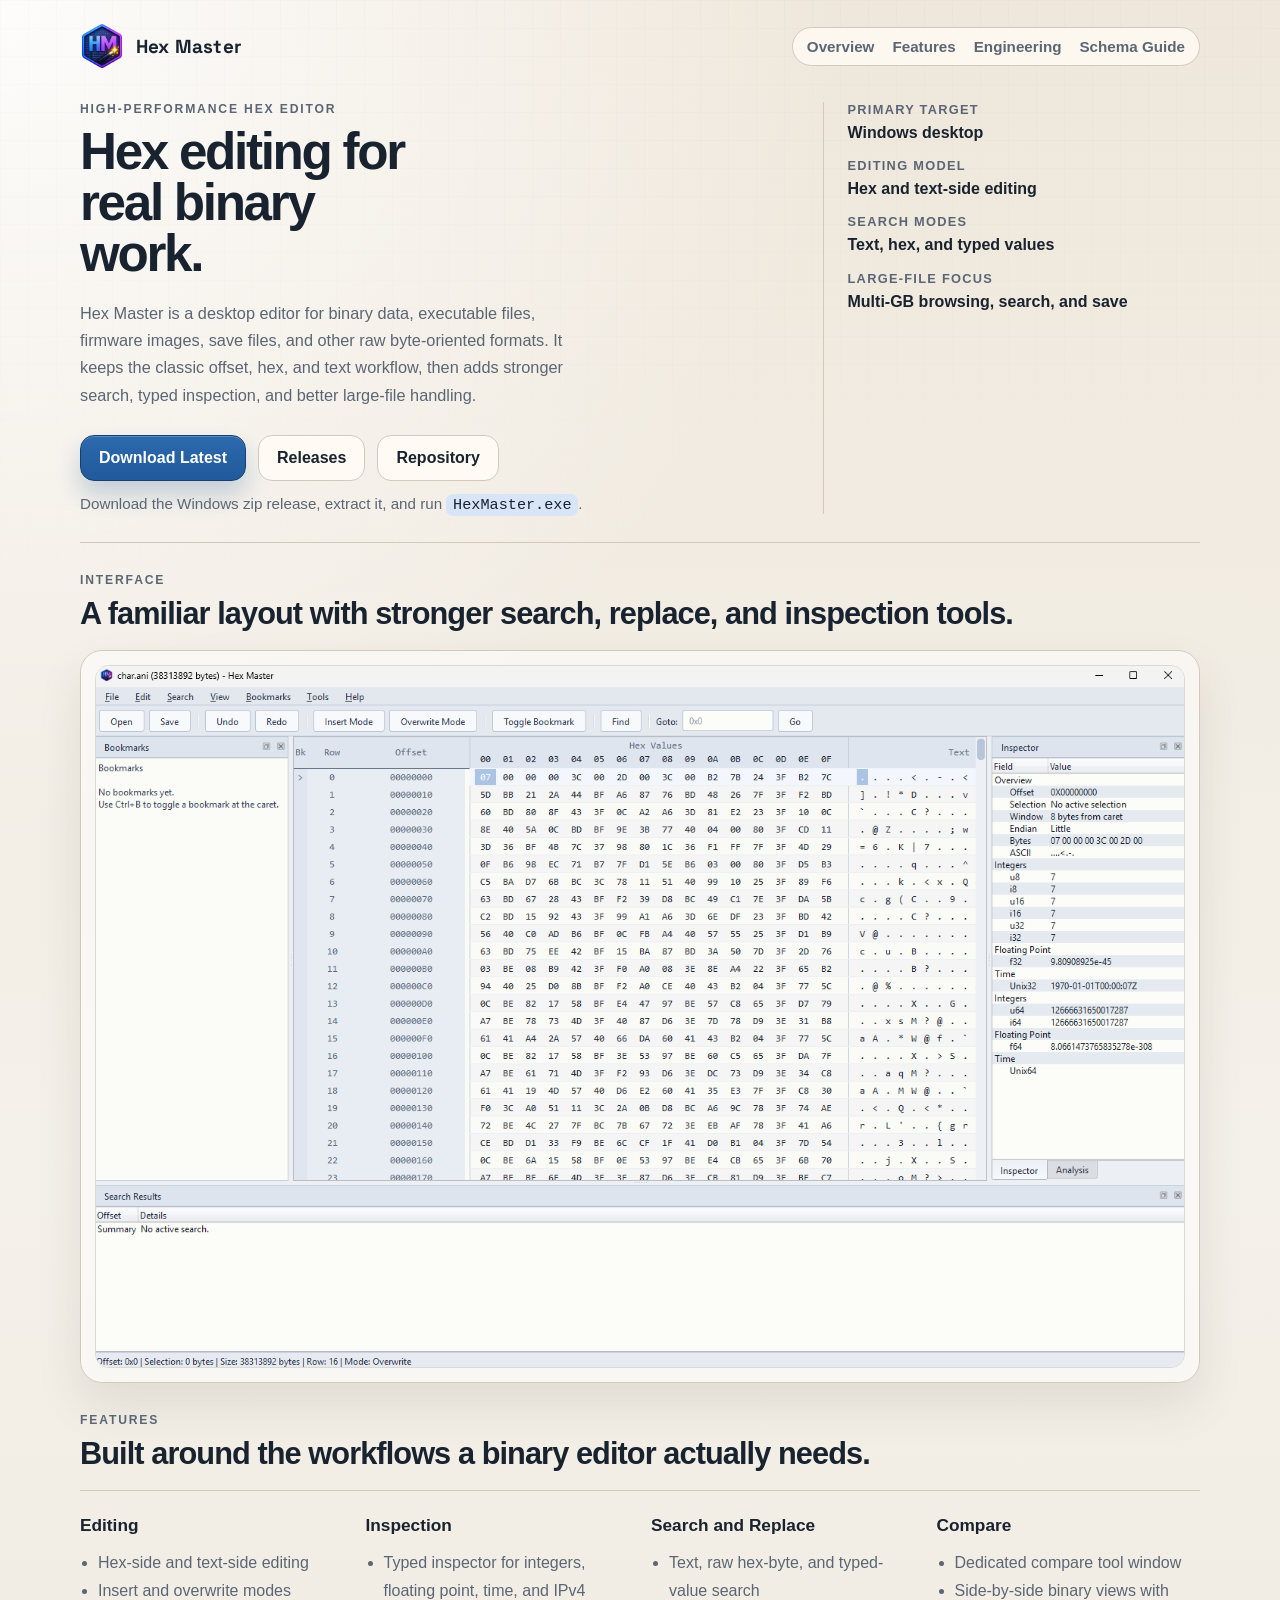
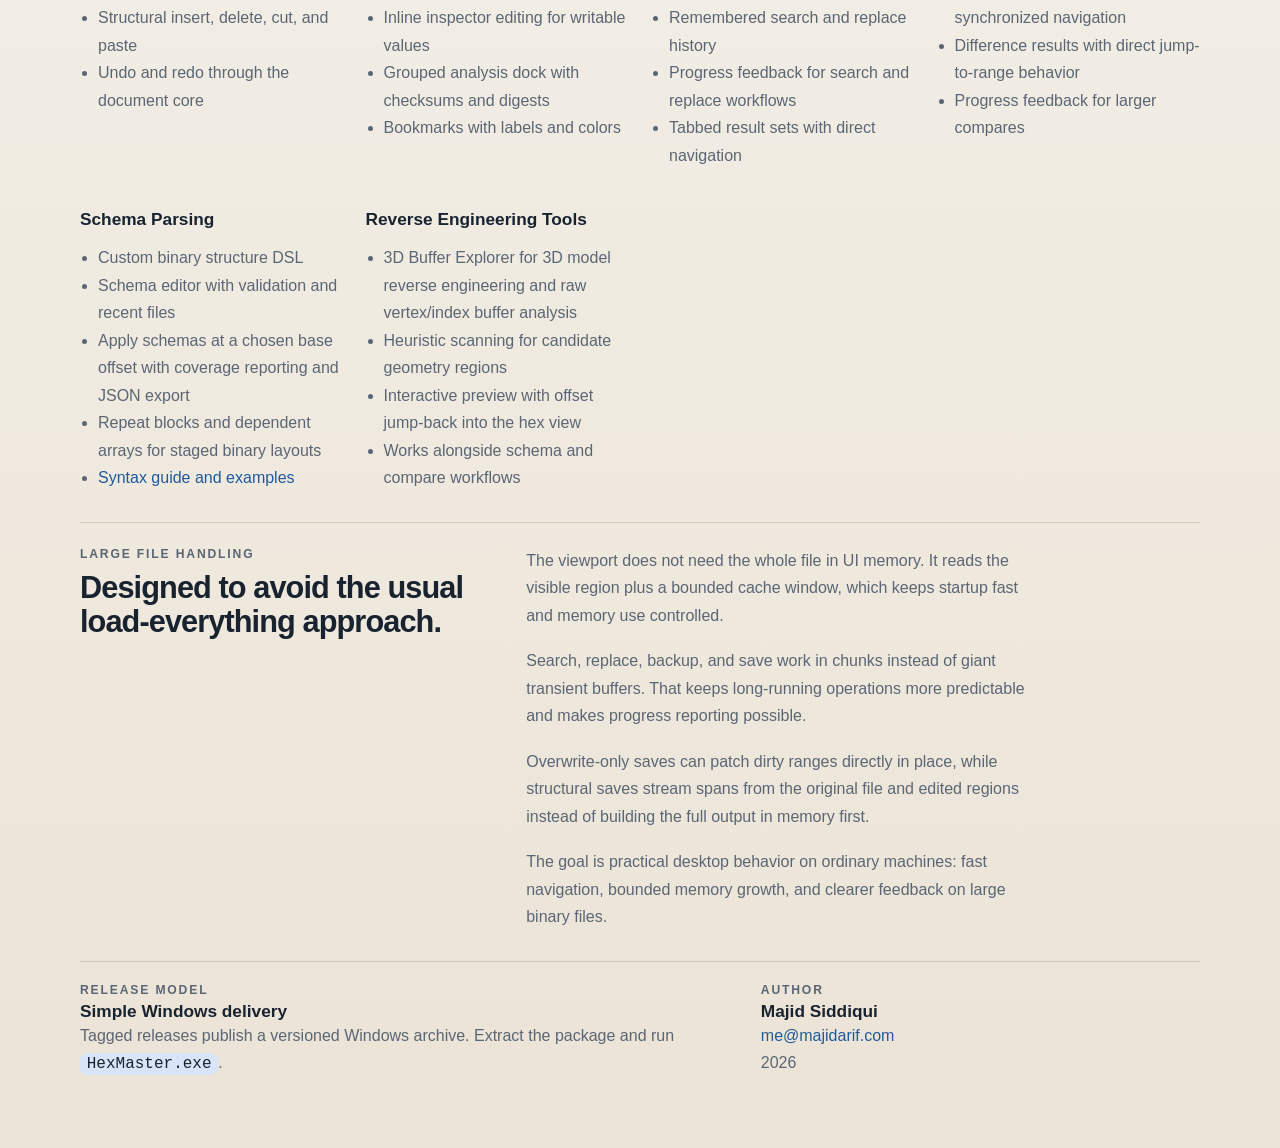
<file: docs/index.html>
<!doctype html>
<html lang="en">
<head>
    <meta charset="utf-8">
    <meta name="viewport" content="width=device-width, initial-scale=1">
    <title>Hex Master</title>
    <meta name="description" content="Hex Master is a hex editor for inspecting, searching, editing, comparing, and reverse-engineering binary files, including large multi-GB data sets and 3D model reverse engineering workflows.">
    <link rel="stylesheet" href="site.css">
</head>
<body>
    <div class="page">
        <header class="topbar">
            <a class="brand" href="#">
                <img src="assets/brand/appicon.png" alt="Hex Master logo">
                <span>Hex Master</span>
            </a>
            <nav class="nav" aria-label="Primary">
                <a href="#overview">Overview</a>
                <a href="#features">Features</a>
                <a href="#engineering">Engineering</a>
                <a href="schema-guide.html">Schema Guide</a>
            </nav>
        </header>

        <main>
            <section class="hero" id="overview">
                <div class="hero-copy">
                    <p class="eyebrow">High-Performance Hex Editor</p>
                    <h1>Hex editing for real binary work.</h1>
                    <p class="lead">
                        Hex Master is a desktop editor for binary data, executable files, firmware images,
                        save files, and other raw byte-oriented formats. It keeps the classic offset, hex,
                        and text workflow, then adds stronger search, typed inspection, and better large-file handling.
                    </p>
                    <div class="actions" id="download">
                        <a class="button primary" id="download-link" href="#">Download Latest</a>
                        <a class="button" id="release-link" href="#">Releases</a>
                        <a class="button" id="repo-link" href="#">Repository</a>
                    </div>
                    <p class="note">
                        Download the Windows zip release, extract it, and run <code>HexMaster.exe</code>.
                    </p>
                </div>

                <div class="hero-meta">
                    <div class="meta-row">
                        <span>Primary target</span>
                        <strong>Windows desktop</strong>
                    </div>
                    <div class="meta-row">
                        <span>Editing model</span>
                        <strong>Hex and text-side editing</strong>
                    </div>
                    <div class="meta-row">
                        <span>Search modes</span>
                        <strong>Text, hex, and typed values</strong>
                    </div>
                    <div class="meta-row">
                        <span>Large-file focus</span>
                        <strong>Multi-GB browsing, search, and save</strong>
                    </div>
                </div>
            </section>

            <section class="shot-section">
                <div class="section-intro">
                    <p class="eyebrow">Interface</p>
                    <h2>A familiar layout with stronger search, replace, and inspection tools.</h2>
                </div>
                <figure class="shot-frame">
                    <img src="assets/screenshots/hexmaster-main-window.png" alt="Hex Master main editor window screenshot">
                </figure>
            </section>

            <section class="feature-section" id="features">
                <div class="section-intro">
                    <p class="eyebrow">Features</p>
                    <h2>Built around the workflows a binary editor actually needs.</h2>
                </div>

                <div class="feature-grid">
                    <section>
                        <h3>Editing</h3>
                        <ul>
                            <li>Hex-side and text-side editing</li>
                            <li>Insert and overwrite modes</li>
                            <li>Structural insert, delete, cut, and paste</li>
                            <li>Undo and redo through the document core</li>
                        </ul>
                    </section>
                    <section>
                        <h3>Inspection</h3>
                        <ul>
                            <li>Typed inspector for integers, floating point, time, and IPv4</li>
                            <li>Inline inspector editing for writable values</li>
                            <li>Grouped analysis dock with checksums and digests</li>
                            <li>Bookmarks with labels and colors</li>
                        </ul>
                    </section>
                    <section>
                        <h3>Search and Replace</h3>
                        <ul>
                            <li>Text, raw hex-byte, and typed-value search</li>
                            <li>Remembered search and replace history</li>
                            <li>Progress feedback for search and replace workflows</li>
                            <li>Tabbed result sets with direct navigation</li>
                        </ul>
                    </section>
                    <section>
                        <h3>Compare</h3>
                        <ul>
                            <li>Dedicated compare tool window</li>
                            <li>Side-by-side binary views with synchronized navigation</li>
                            <li>Difference results with direct jump-to-range behavior</li>
                            <li>Progress feedback for larger compares</li>
                        </ul>
                    </section>
                    <section>
                        <h3>Schema Parsing</h3>
                        <ul>
                            <li>Custom binary structure DSL</li>
                            <li>Schema editor with validation and recent files</li>
                            <li>Apply schemas at a chosen base offset with coverage reporting and JSON export</li>
                            <li>Repeat blocks and dependent arrays for staged binary layouts</li>
                            <li><a href="schema-guide.html">Syntax guide and examples</a></li>
                        </ul>
                    </section>
                    <section>
                        <h3>Reverse Engineering Tools</h3>
                        <ul>
                            <li>3D Buffer Explorer for 3D model reverse engineering and raw vertex/index buffer analysis</li>
                            <li>Heuristic scanning for candidate geometry regions</li>
                            <li>Interactive preview with offset jump-back into the hex view</li>
                            <li>Works alongside schema and compare workflows</li>
                        </ul>
                    </section>
                </div>
            </section>

            <section class="engineering-section" id="engineering">
                <div class="engineering-heading">
                    <p class="eyebrow">Large File Handling</p>
                    <h2>Designed to avoid the usual load-everything approach.</h2>
                </div>
                <div class="engineering-copy">
                    <p>
                        The viewport does not need the whole file in UI memory.
                        It reads the visible region plus a bounded cache window, which keeps startup fast
                        and memory use controlled.
                    </p>
                    <p>
                        Search, replace, backup, and save work in chunks instead of giant transient buffers.
                        That keeps long-running operations more predictable and makes progress reporting possible.
                    </p>
                    <p>
                        Overwrite-only saves can patch dirty ranges directly in place, while structural saves stream
                        spans from the original file and edited regions instead of building the full output in memory first.
                    </p>
                    <p>
                        The goal is practical desktop behavior on ordinary machines:
                        fast navigation, bounded memory growth, and clearer feedback on large binary files.
                    </p>
                </div>
            </section>

            <section class="footer-band">
                <div>
                    <p class="eyebrow">Release Model</p>
                    <h3>Simple Windows delivery</h3>
                    <p>
                        Tagged releases publish a versioned Windows archive.
                        Extract the package and run <code>HexMaster.exe</code>.
                    </p>
                </div>
                <div>
                    <p class="eyebrow">Author</p>
                    <h3>Majid Siddiqui</h3>
                    <p><a href="mailto:me@majidarif.com">me@majidarif.com</a><br>2026</p>
                </div>
            </section>
        </main>
    </div>

    <script>
        (function () {
            const host = window.location.hostname;
            const parts = window.location.pathname.split("/").filter(Boolean);
            let owner = "";
            let repo = "";

            if (host.endsWith(".github.io")) {
                owner = host.split(".")[0];
                repo = parts.length > 0 ? parts[0] : owner + ".github.io";
            }

            if (!owner || !repo) {
                document.getElementById("download-link").href = "#";
                document.getElementById("release-link").href = "#";
                document.getElementById("repo-link").href = "#";
                return;
            }

            const base = `https://github.com/${owner}/${repo}`;
            document.getElementById("download-link").href = `${base}/releases/latest`;
            document.getElementById("release-link").href = `${base}/releases`;
            document.getElementById("repo-link").href = base;
        }());
    </script>
</body>
</html>
</file>
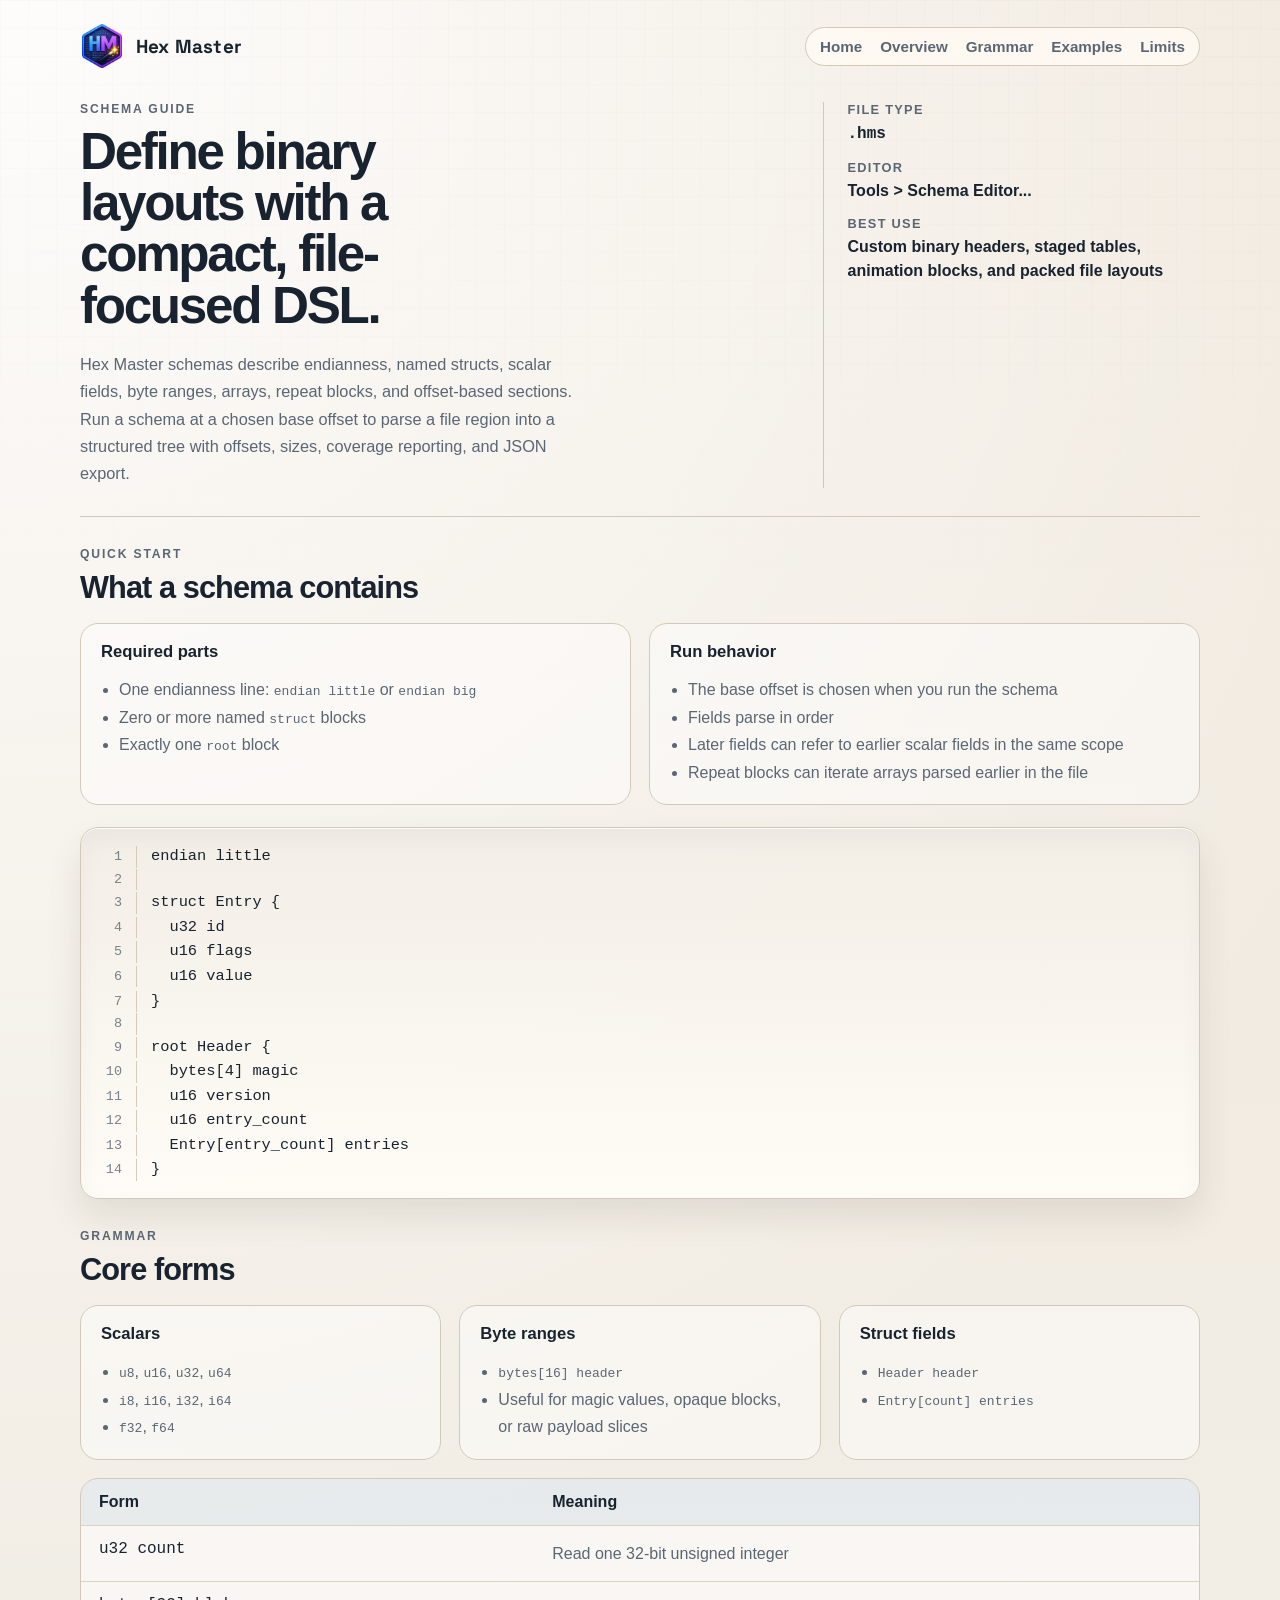
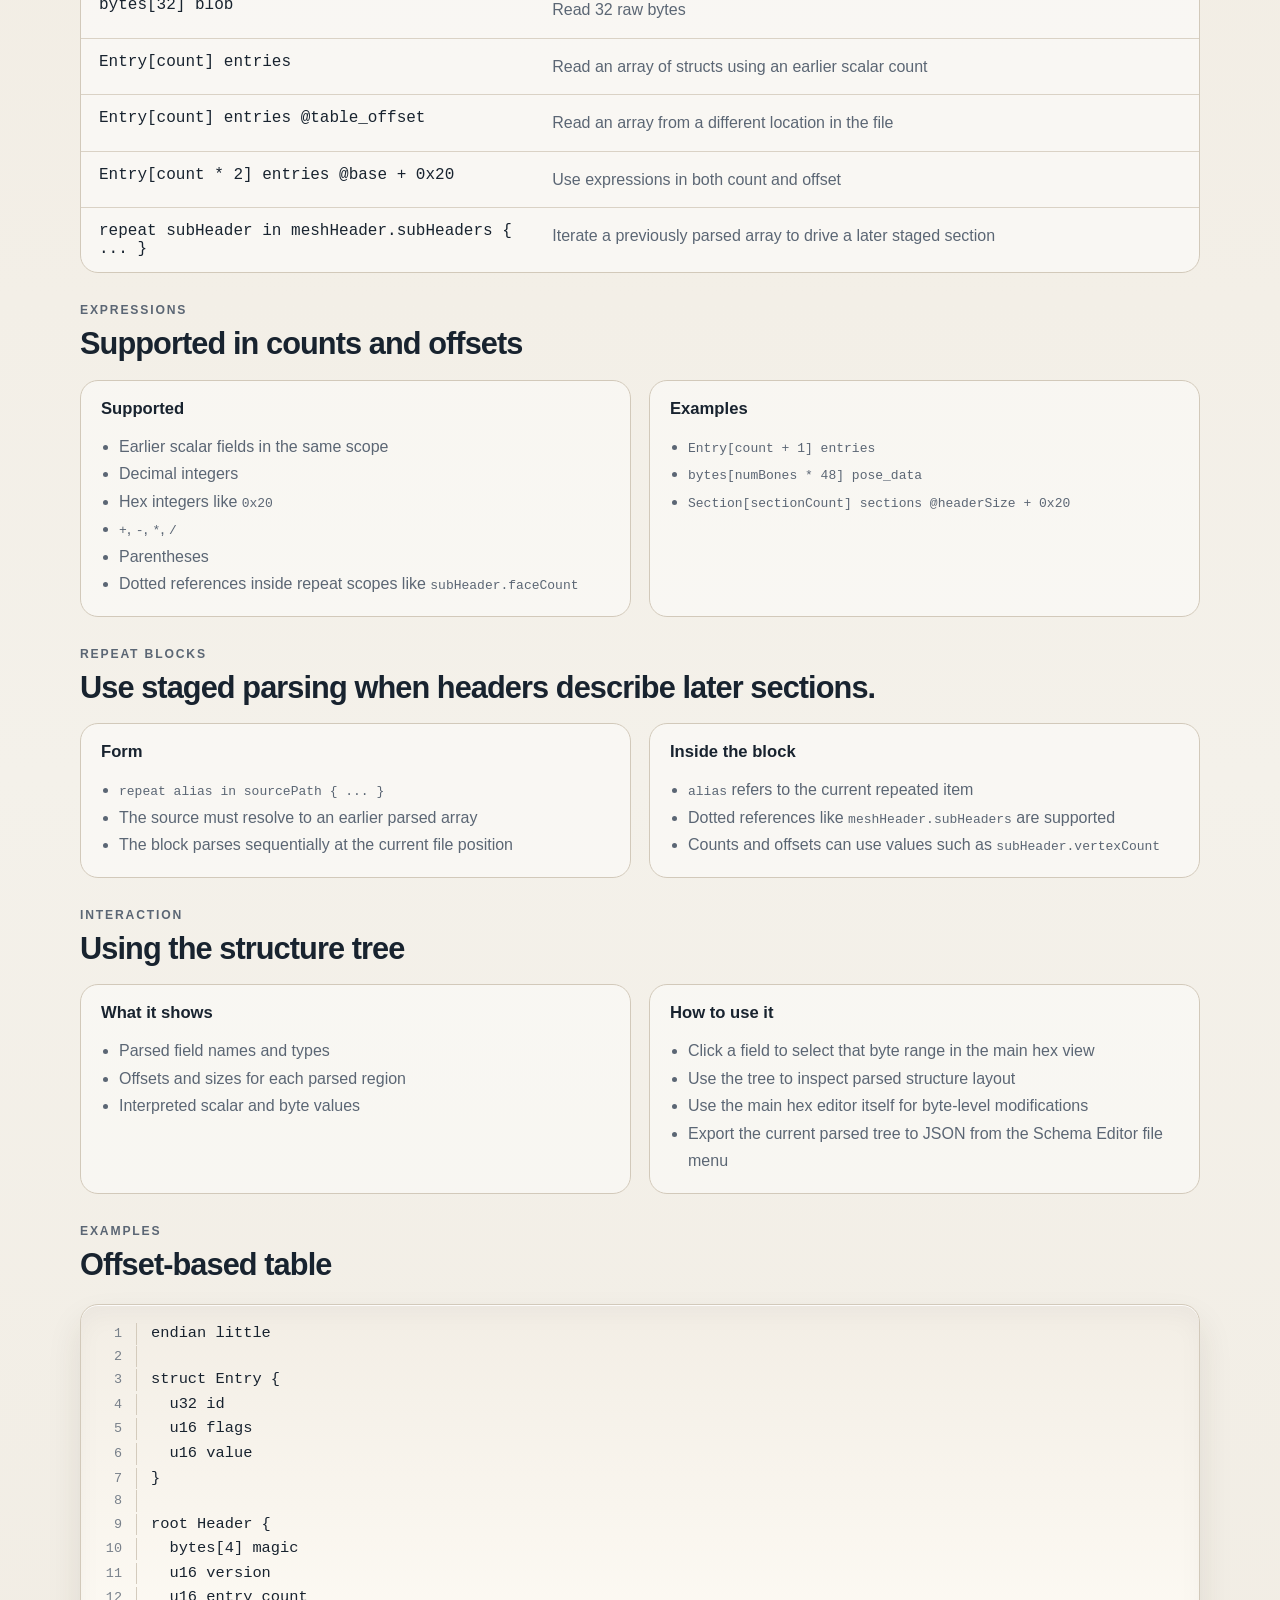
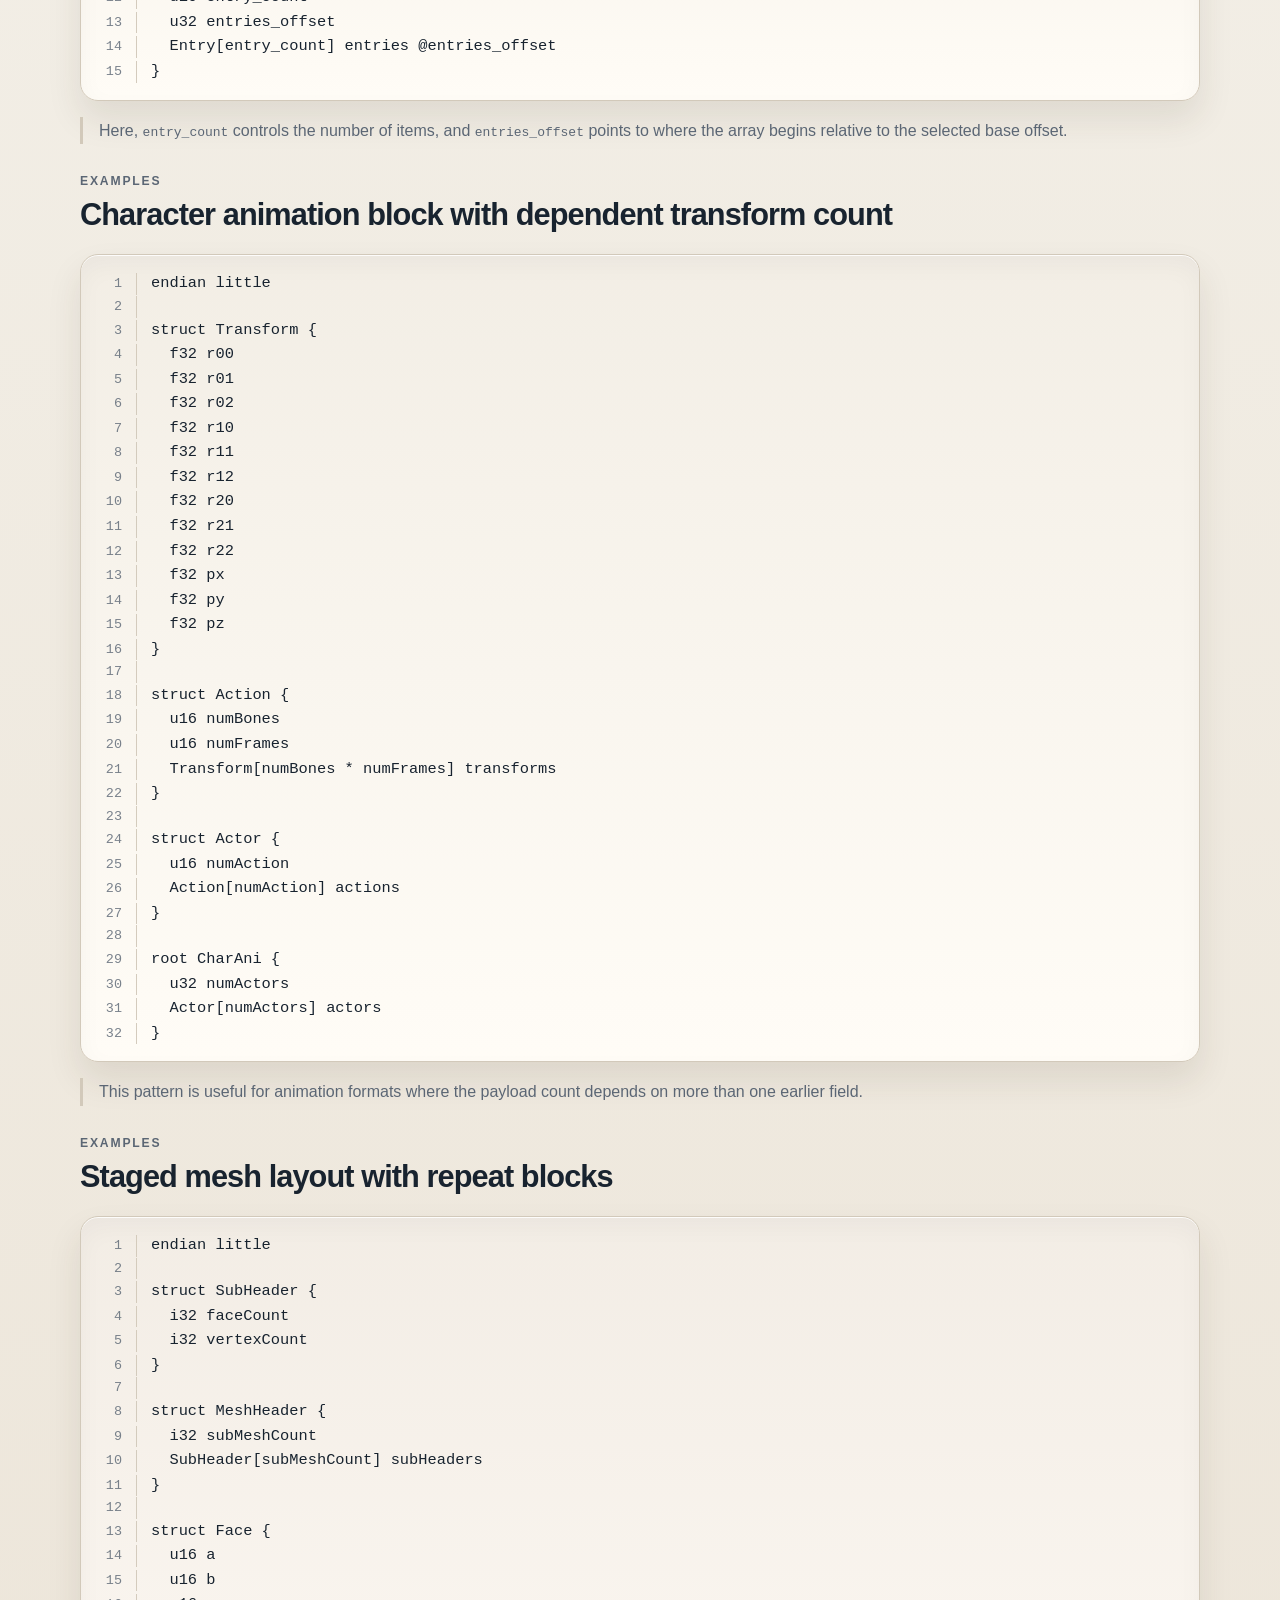
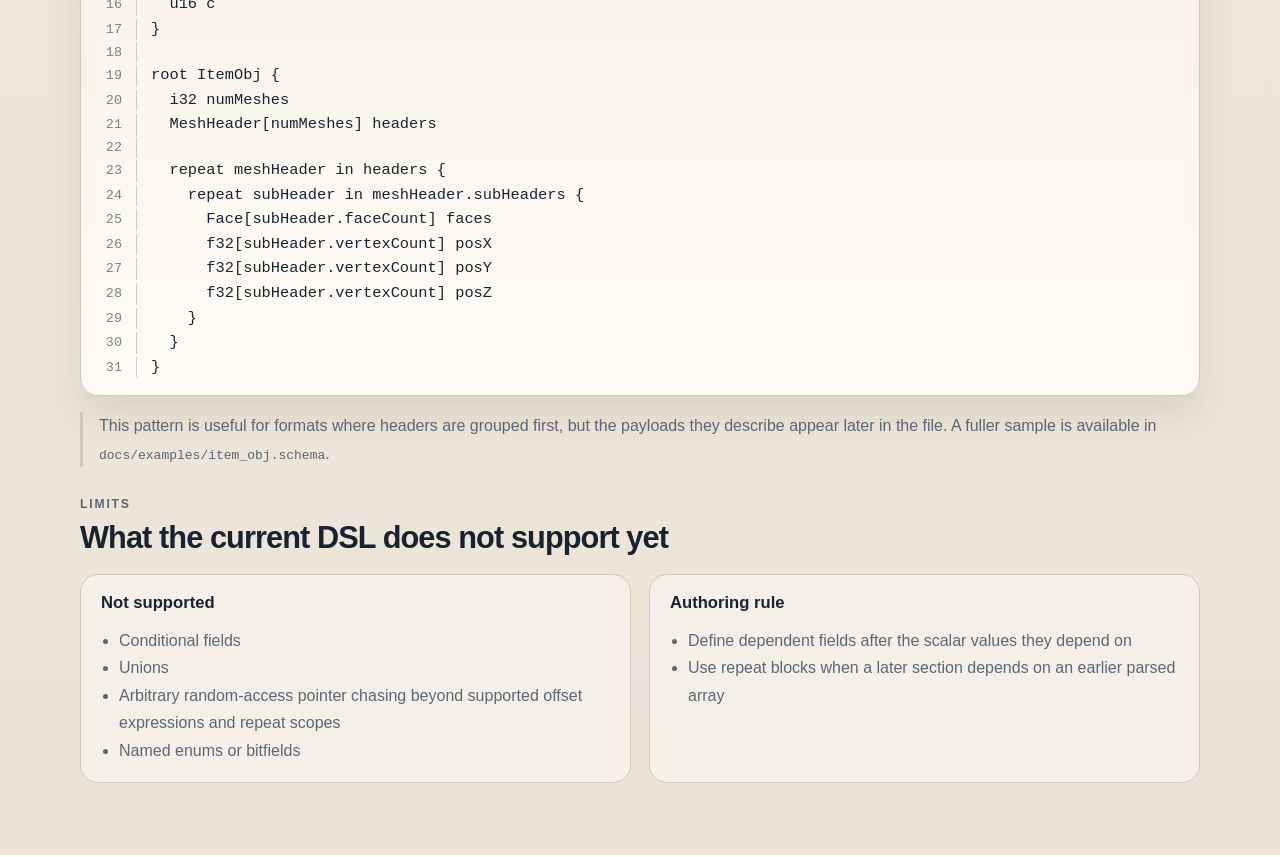
<file: docs/schema-guide.html>
<!doctype html>
<html lang="en">
<head>
    <meta charset="utf-8">
    <meta name="viewport" content="width=device-width, initial-scale=1">
    <title>Hex Master Schema Guide</title>
    <meta name="description" content="Schema DSL guide for Hex Master, including grammar, repeat blocks, expressions, arrays, offsets, export, and working examples.">
    <link rel="stylesheet" href="site.css">
</head>
<body>
    <div class="page">
        <header class="topbar">
            <a class="brand" href="index.html">
                <img src="assets/brand/appicon.png" alt="Hex Master logo">
                <span>Hex Master</span>
            </a>
            <nav class="nav" aria-label="Primary">
                <a href="index.html">Home</a>
                <a href="#overview">Overview</a>
                <a href="#grammar">Grammar</a>
                <a href="#examples">Examples</a>
                <a href="#limits">Limits</a>
            </nav>
        </header>

        <main>
            <section class="hero" id="overview">
                <div class="hero-copy">
                    <p class="eyebrow">Schema Guide</p>
                    <h1>Define binary layouts with a compact, file-focused DSL.</h1>
                    <p class="lead">
                        Hex Master schemas describe endianness, named structs, scalar fields, byte ranges,
                        arrays, repeat blocks, and offset-based sections. Run a schema at a chosen base offset to parse a
                        file region into a structured tree with offsets, sizes, coverage reporting, and JSON export.
                    </p>
                </div>

                <div class="hero-meta">
                    <div class="meta-row">
                        <span>File type</span>
                        <strong><code>.hms</code></strong>
                    </div>
                    <div class="meta-row">
                        <span>Editor</span>
                        <strong>Tools &gt; Schema Editor...</strong>
                    </div>
                    <div class="meta-row">
                        <span>Best use</span>
                        <strong>Custom binary headers, staged tables, animation blocks, and packed file layouts</strong>
                    </div>
                </div>
            </section>

            <section class="feature-section">
                <div class="section-intro">
                    <p class="eyebrow">Quick Start</p>
                    <h2>What a schema contains</h2>
                </div>

                <div class="guide-grid">
                    <section class="guide-panel">
                        <h3>Required parts</h3>
                        <ul>
                            <li>One endianness line: <code>endian little</code> or <code>endian big</code></li>
                            <li>Zero or more named <code>struct</code> blocks</li>
                            <li>Exactly one <code>root</code> block</li>
                        </ul>
                    </section>
                    <section class="guide-panel">
                        <h3>Run behavior</h3>
                        <ul>
                            <li>The base offset is chosen when you run the schema</li>
                            <li>Fields parse in order</li>
                            <li>Later fields can refer to earlier scalar fields in the same scope</li>
                            <li>Repeat blocks can iterate arrays parsed earlier in the file</li>
                        </ul>
                    </section>
                </div>

                <ol class="schema-code schema-lines">
                    <li><code>endian little</code></li>
                    <li><code></code></li>
                    <li><code>struct Entry {</code></li>
                    <li><code>  u32 id</code></li>
                    <li><code>  u16 flags</code></li>
                    <li><code>  u16 value</code></li>
                    <li><code>}</code></li>
                    <li><code></code></li>
                    <li><code>root Header {</code></li>
                    <li><code>  bytes[4] magic</code></li>
                    <li><code>  u16 version</code></li>
                    <li><code>  u16 entry_count</code></li>
                    <li><code>  Entry[entry_count] entries</code></li>
                    <li><code>}</code></li>
                </ol>
            </section>

            <section class="feature-section" id="grammar">
                <div class="section-intro">
                    <p class="eyebrow">Grammar</p>
                    <h2>Core forms</h2>
                </div>

                <div class="guide-grid">
                    <section class="guide-panel">
                        <h3>Scalars</h3>
                        <ul>
                            <li><code>u8</code>, <code>u16</code>, <code>u32</code>, <code>u64</code></li>
                            <li><code>i8</code>, <code>i16</code>, <code>i32</code>, <code>i64</code></li>
                            <li><code>f32</code>, <code>f64</code></li>
                        </ul>
                    </section>
                    <section class="guide-panel">
                        <h3>Byte ranges</h3>
                        <ul>
                            <li><code>bytes[16] header</code></li>
                            <li>Useful for magic values, opaque blocks, or raw payload slices</li>
                        </ul>
                    </section>
                    <section class="guide-panel">
                        <h3>Struct fields</h3>
                        <ul>
                            <li><code>Header header</code></li>
                            <li><code>Entry[count] entries</code></li>
                        </ul>
                    </section>
                </div>

                <div class="guide-table">
                    <div class="guide-row guide-head">
                        <strong>Form</strong>
                        <strong>Meaning</strong>
                    </div>
                    <div class="guide-row">
                        <code>u32 count</code>
                        <span>Read one 32-bit unsigned integer</span>
                    </div>
                    <div class="guide-row">
                        <code>bytes[32] blob</code>
                        <span>Read 32 raw bytes</span>
                    </div>
                    <div class="guide-row">
                        <code>Entry[count] entries</code>
                        <span>Read an array of structs using an earlier scalar count</span>
                    </div>
                    <div class="guide-row">
                        <code>Entry[count] entries @table_offset</code>
                        <span>Read an array from a different location in the file</span>
                    </div>
                    <div class="guide-row">
                        <code>Entry[count * 2] entries @base + 0x20</code>
                        <span>Use expressions in both count and offset</span>
                    </div>
                    <div class="guide-row">
                        <code>repeat subHeader in meshHeader.subHeaders { ... }</code>
                        <span>Iterate a previously parsed array to drive a later staged section</span>
                    </div>
                </div>
            </section>

            <section class="feature-section">
                <div class="section-intro">
                    <p class="eyebrow">Expressions</p>
                    <h2>Supported in counts and offsets</h2>
                </div>

                <div class="guide-grid">
                    <section class="guide-panel">
                        <h3>Supported</h3>
                        <ul>
                            <li>Earlier scalar fields in the same scope</li>
                            <li>Decimal integers</li>
                            <li>Hex integers like <code>0x20</code></li>
                            <li><code>+</code>, <code>-</code>, <code>*</code>, <code>/</code></li>
                            <li>Parentheses</li>
                            <li>Dotted references inside repeat scopes like <code>subHeader.faceCount</code></li>
                        </ul>
                    </section>
                    <section class="guide-panel">
                        <h3>Examples</h3>
                        <ul>
                            <li><code>Entry[count + 1] entries</code></li>
                            <li><code>bytes[numBones * 48] pose_data</code></li>
                            <li><code>Section[sectionCount] sections @headerSize + 0x20</code></li>
                        </ul>
                    </section>
                </div>
            </section>

            <section class="feature-section">
                <div class="section-intro">
                    <p class="eyebrow">Repeat Blocks</p>
                    <h2>Use staged parsing when headers describe later sections.</h2>
                </div>

                <div class="guide-grid">
                    <section class="guide-panel">
                        <h3>Form</h3>
                        <ul>
                            <li><code>repeat alias in sourcePath { ... }</code></li>
                            <li>The source must resolve to an earlier parsed array</li>
                            <li>The block parses sequentially at the current file position</li>
                        </ul>
                    </section>
                    <section class="guide-panel">
                        <h3>Inside the block</h3>
                        <ul>
                            <li><code>alias</code> refers to the current repeated item</li>
                            <li>Dotted references like <code>meshHeader.subHeaders</code> are supported</li>
                            <li>Counts and offsets can use values such as <code>subHeader.vertexCount</code></li>
                        </ul>
                    </section>
                </div>
            </section>

            <section class="feature-section">
                <div class="section-intro">
                    <p class="eyebrow">Interaction</p>
                    <h2>Using the structure tree</h2>
                </div>

                <div class="guide-grid">
                    <section class="guide-panel">
                        <h3>What it shows</h3>
                        <ul>
                            <li>Parsed field names and types</li>
                            <li>Offsets and sizes for each parsed region</li>
                            <li>Interpreted scalar and byte values</li>
                        </ul>
                    </section>
                    <section class="guide-panel">
                        <h3>How to use it</h3>
                        <ul>
                            <li>Click a field to select that byte range in the main hex view</li>
                            <li>Use the tree to inspect parsed structure layout</li>
                            <li>Use the main hex editor itself for byte-level modifications</li>
                            <li>Export the current parsed tree to JSON from the Schema Editor file menu</li>
                        </ul>
                    </section>
                </div>
            </section>

            <section class="feature-section" id="examples">
                <div class="section-intro">
                    <p class="eyebrow">Examples</p>
                    <h2>Offset-based table</h2>
                </div>

                <ol class="schema-code schema-lines">
                    <li><code>endian little</code></li>
                    <li><code></code></li>
                    <li><code>struct Entry {</code></li>
                    <li><code>  u32 id</code></li>
                    <li><code>  u16 flags</code></li>
                    <li><code>  u16 value</code></li>
                    <li><code>}</code></li>
                    <li><code></code></li>
                    <li><code>root Header {</code></li>
                    <li><code>  bytes[4] magic</code></li>
                    <li><code>  u16 version</code></li>
                    <li><code>  u16 entry_count</code></li>
                    <li><code>  u32 entries_offset</code></li>
                    <li><code>  Entry[entry_count] entries @entries_offset</code></li>
                    <li><code>}</code></li>
                </ol>

                <div class="guide-note">
                    <p>
                        Here, <code>entry_count</code> controls the number of items, and
                        <code>entries_offset</code> points to where the array begins relative to the selected base offset.
                    </p>
                </div>
            </section>

            <section class="feature-section">
                <div class="section-intro">
                    <p class="eyebrow">Examples</p>
                    <h2>Character animation block with dependent transform count</h2>
                </div>

                <ol class="schema-code schema-lines">
                    <li><code>endian little</code></li>
                    <li><code></code></li>
                    <li><code>struct Transform {</code></li>
                    <li><code>  f32 r00</code></li>
                    <li><code>  f32 r01</code></li>
                    <li><code>  f32 r02</code></li>
                    <li><code>  f32 r10</code></li>
                    <li><code>  f32 r11</code></li>
                    <li><code>  f32 r12</code></li>
                    <li><code>  f32 r20</code></li>
                    <li><code>  f32 r21</code></li>
                    <li><code>  f32 r22</code></li>
                    <li><code>  f32 px</code></li>
                    <li><code>  f32 py</code></li>
                    <li><code>  f32 pz</code></li>
                    <li><code>}</code></li>
                    <li><code></code></li>
                    <li><code>struct Action {</code></li>
                    <li><code>  u16 numBones</code></li>
                    <li><code>  u16 numFrames</code></li>
                    <li><code>  Transform[numBones * numFrames] transforms</code></li>
                    <li><code>}</code></li>
                    <li><code></code></li>
                    <li><code>struct Actor {</code></li>
                    <li><code>  u16 numAction</code></li>
                    <li><code>  Action[numAction] actions</code></li>
                    <li><code>}</code></li>
                    <li><code></code></li>
                    <li><code>root CharAni {</code></li>
                    <li><code>  u32 numActors</code></li>
                    <li><code>  Actor[numActors] actors</code></li>
                    <li><code>}</code></li>
                </ol>

                <div class="guide-note">
                    <p>
                        This pattern is useful for animation formats where the payload count depends on
                        more than one earlier field.
                    </p>
                </div>
            </section>

            <section class="feature-section">
                <div class="section-intro">
                    <p class="eyebrow">Examples</p>
                    <h2>Staged mesh layout with repeat blocks</h2>
                </div>

                <ol class="schema-code schema-lines">
                    <li><code>endian little</code></li>
                    <li><code></code></li>
                    <li><code>struct SubHeader {</code></li>
                    <li><code>  i32 faceCount</code></li>
                    <li><code>  i32 vertexCount</code></li>
                    <li><code>}</code></li>
                    <li><code></code></li>
                    <li><code>struct MeshHeader {</code></li>
                    <li><code>  i32 subMeshCount</code></li>
                    <li><code>  SubHeader[subMeshCount] subHeaders</code></li>
                    <li><code>}</code></li>
                    <li><code></code></li>
                    <li><code>struct Face {</code></li>
                    <li><code>  u16 a</code></li>
                    <li><code>  u16 b</code></li>
                    <li><code>  u16 c</code></li>
                    <li><code>}</code></li>
                    <li><code></code></li>
                    <li><code>root ItemObj {</code></li>
                    <li><code>  i32 numMeshes</code></li>
                    <li><code>  MeshHeader[numMeshes] headers</code></li>
                    <li><code></code></li>
                    <li><code>  repeat meshHeader in headers {</code></li>
                    <li><code>    repeat subHeader in meshHeader.subHeaders {</code></li>
                    <li><code>      Face[subHeader.faceCount] faces</code></li>
                    <li><code>      f32[subHeader.vertexCount] posX</code></li>
                    <li><code>      f32[subHeader.vertexCount] posY</code></li>
                    <li><code>      f32[subHeader.vertexCount] posZ</code></li>
                    <li><code>    }</code></li>
                    <li><code>  }</code></li>
                    <li><code>}</code></li>
                </ol>

                <div class="guide-note">
                    <p>
                        This pattern is useful for formats where headers are grouped first, but the payloads they describe
                        appear later in the file. A fuller sample is available in <code>docs/examples/item_obj.schema</code>.
                    </p>
                </div>
            </section>

            <section class="feature-section" id="limits">
                <div class="section-intro">
                    <p class="eyebrow">Limits</p>
                    <h2>What the current DSL does not support yet</h2>
                </div>

                <div class="guide-grid">
                    <section class="guide-panel">
                        <h3>Not supported</h3>
                        <ul>
                            <li>Conditional fields</li>
                            <li>Unions</li>
                            <li>Arbitrary random-access pointer chasing beyond supported offset expressions and repeat scopes</li>
                            <li>Named enums or bitfields</li>
                        </ul>
                    </section>
                    <section class="guide-panel">
                        <h3>Authoring rule</h3>
                        <ul>
                            <li>Define dependent fields after the scalar values they depend on</li>
                            <li>Use repeat blocks when a later section depends on an earlier parsed array</li>
                        </ul>
                    </section>
                </div>
            </section>
        </main>
    </div>
</body>
</html>
</file>
<file: docs/site.css>
@import url("https://fonts.googleapis.com/css2?family=Space+Grotesk:wght@500;700&display=swap");

:root {
    --bg: #f4f1ea;
    --surface: #fffaf3;
    --surface-soft: rgba(255, 250, 243, 0.82);
    --ink: #18232f;
    --muted: #5b6674;
    --line: #d2c9ba;
    --accent: #215a9b;
    --accent-dark: #173f6d;
    --accent-soft: #d8e5f8;
    --shadow: rgba(60, 49, 30, 0.1);
}

* {
    box-sizing: border-box;
}

html {
    scroll-behavior: smooth;
}

body {
    margin: 0;
    color: var(--ink);
    font-family: "Aptos", "Segoe UI Variable", "Segoe UI", sans-serif;
    background:
        radial-gradient(circle at top left, rgba(255, 255, 255, 0.9), rgba(255, 255, 255, 0) 28%),
        linear-gradient(180deg, #efe7db 0%, #f4f1ea 42%, #ebe3d6 100%);
}

body::before {
    content: "";
    position: fixed;
    inset: 0;
    background-image:
        linear-gradient(rgba(24, 35, 47, 0.03) 1px, transparent 1px),
        linear-gradient(90deg, rgba(24, 35, 47, 0.03) 1px, transparent 1px);
    background-size: 28px 28px;
    mask-image: linear-gradient(180deg, rgba(0, 0, 0, 0.45), transparent 72%);
    pointer-events: none;
}

a {
    color: var(--accent);
    text-decoration: none;
}

a:hover {
    text-decoration: underline;
}

.page {
    width: min(1120px, calc(100% - 40px));
    margin: 0 auto;
    padding: 24px 0 72px;
    position: relative;
}

.topbar {
    display: flex;
    align-items: center;
    justify-content: space-between;
    gap: 18px;
    margin-bottom: 34px;
}

.brand {
    display: inline-flex;
    align-items: center;
    gap: 12px;
    color: var(--ink);
    font-family: "Space Grotesk", "Segoe UI Variable", "Segoe UI", sans-serif;
    font-weight: 700;
    font-size: 1.18rem;
    letter-spacing: 0.01em;
}

.brand:hover {
    text-decoration: none;
}

.brand img {
    width: 44px;
    height: 44px;
    border-radius: 12px;
    object-fit: cover;
}

.nav {
    display: inline-flex;
    align-items: center;
    gap: 18px;
    padding: 10px 14px;
    border: 1px solid var(--line);
    border-radius: 999px;
    background: var(--surface-soft);
    backdrop-filter: blur(10px);
}

.nav a {
    color: var(--muted);
    font-size: 0.95rem;
    font-weight: 600;
}

.nav a:hover {
    color: var(--ink);
    text-decoration: none;
}

.hero {
    display: grid;
    grid-template-columns: minmax(0, 1.6fr) minmax(280px, 0.85fr);
    gap: 32px;
    padding: 0 0 28px;
    border-bottom: 1px solid var(--line);
}

.eyebrow {
    margin: 0 0 10px;
    color: var(--muted);
    font-size: 0.76rem;
    font-weight: 700;
    letter-spacing: 0.15em;
    text-transform: uppercase;
}

.hero h1 {
    margin: 0;
    max-width: 12ch;
    font-size: clamp(2.2rem, 4vw, 4rem);
    line-height: 1;
    letter-spacing: -0.045em;
}

.lead {
    margin: 20px 0 0;
    max-width: 56ch;
    color: var(--muted);
    font-size: 1.02rem;
    line-height: 1.68;
}

.actions {
    display: flex;
    flex-wrap: wrap;
    gap: 12px;
    margin-top: 26px;
}

.button {
    display: inline-flex;
    align-items: center;
    justify-content: center;
    min-height: 46px;
    padding: 0 18px;
    border-radius: 14px;
    border: 1px solid var(--line);
    background: var(--surface);
    color: var(--ink);
    font-weight: 700;
    box-shadow: inset 0 1px 0 rgba(255, 255, 255, 0.92);
}

.button:hover {
    text-decoration: none;
    transform: translateY(-1px);
}

.button.primary {
    background: linear-gradient(180deg, #2c69ad 0%, #215a9b 100%);
    border-color: var(--accent-dark);
    color: #fff;
    box-shadow:
        inset 0 1px 0 rgba(255, 255, 255, 0.22),
        0 14px 24px rgba(33, 90, 155, 0.24);
}

.note {
    margin: 14px 0 0;
    color: var(--muted);
    font-size: 0.95rem;
}

.note code,
.footer-band code {
    padding: 0.14rem 0.42rem;
    border-radius: 7px;
    background: var(--accent-soft);
    color: var(--ink);
    font-family: "Consolas", "Cascadia Mono", monospace;
}

.hero-meta {
    display: grid;
    gap: 14px;
    padding-left: 24px;
    border-left: 1px solid var(--line);
    align-content: start;
}

.meta-row {
    display: grid;
    gap: 4px;
}

.meta-row span {
    color: var(--muted);
    font-size: 0.8rem;
    font-weight: 700;
    letter-spacing: 0.1em;
    text-transform: uppercase;
}

.meta-row strong {
    font-size: 1rem;
    line-height: 1.45;
}

.shot-section,
.feature-section,
.engineering-section,
.footer-band {
    margin-top: 30px;
}

.section-intro {
    margin-bottom: 18px;
}

.section-intro h2,
.engineering-heading h2 {
    margin: 0;
    font-size: clamp(1.5rem, 2.4vw, 2.3rem);
    line-height: 1.12;
    letter-spacing: -0.03em;
}

.shot-frame {
    margin: 0;
    padding: 14px;
    border: 1px solid var(--line);
    border-radius: 22px;
    background: rgba(255, 255, 255, 0.52);
    box-shadow: 0 22px 46px var(--shadow);
}

.shot-frame img {
    display: block;
    width: 100%;
    height: auto;
    border-radius: 14px;
    border: 1px solid rgba(24, 35, 47, 0.14);
}

.feature-grid {
    display: grid;
    grid-template-columns: repeat(auto-fit, minmax(220px, 1fr));
    gap: 22px;
    padding-top: 6px;
    border-top: 1px solid var(--line);
}

.feature-grid section {
    padding-top: 18px;
}

.feature-grid h3,
.footer-band h3 {
    margin: 0;
    font-size: 1.08rem;
    line-height: 1.2;
}

.feature-grid ul {
    margin: 14px 0 0;
    padding-left: 18px;
    color: var(--muted);
    line-height: 1.72;
}

.engineering-section {
    display: grid;
    grid-template-columns: minmax(260px, 0.9fr) minmax(0, 1.45fr);
    gap: 28px;
    padding-top: 6px;
    border-top: 1px solid var(--line);
}

.engineering-heading {
    padding-top: 18px;
}

.engineering-copy {
    display: grid;
    gap: 18px;
    padding-top: 18px;
    max-width: 58ch;
}

.engineering-copy p,
.footer-band p {
    margin: 0;
    color: var(--muted);
    line-height: 1.72;
}

.schema-code {
    margin: 22px 0 0;
    padding: 16px 0;
    overflow-x: auto;
    border: 1px solid var(--line);
    border-radius: 18px;
    background: linear-gradient(180deg, rgba(242, 237, 229, 0.96), rgba(255, 252, 247, 0.96));
    box-shadow:
        inset 0 1px 0 rgba(255, 255, 255, 0.85),
        inset 0 10px 24px rgba(24, 35, 47, 0.035),
        0 18px 34px var(--shadow);
}

.schema-code code {
    display: block;
    color: var(--ink);
    font-size: 0.96rem;
    line-height: 1.6;
    font-family: "Consolas", "Cascadia Mono", monospace;
    white-space: pre;
}

.schema-lines {
    list-style: none;
    counter-reset: schema-line;
    padding-left: 0;
}

.schema-lines li {
    display: grid;
    grid-template-columns: 52px minmax(0, 1fr);
    align-items: baseline;
    padding: 0 18px;
    counter-increment: schema-line;
}

.schema-lines li::before {
    content: counter(schema-line);
    color: rgba(91, 102, 116, 0.82);
    font: 0.84rem/1.6 "Consolas", "Cascadia Mono", monospace;
    text-align: right;
    padding-right: 14px;
    border-right: 1px solid rgba(210, 201, 186, 0.95);
    margin-right: 14px;
}

.schema-lines li code {
    min-width: 0;
}

.guide-grid {
    display: grid;
    grid-template-columns: repeat(auto-fit, minmax(240px, 1fr));
    gap: 18px;
}

.guide-panel {
    padding: 18px 20px;
    border: 1px solid var(--line);
    border-radius: 18px;
    background: rgba(255, 255, 255, 0.45);
}

.guide-panel h3 {
    margin: 0;
    font-size: 1.04rem;
}

.guide-panel ul {
    margin: 14px 0 0;
    padding-left: 18px;
    color: var(--muted);
    line-height: 1.72;
}

.guide-table {
    margin-top: 18px;
    border: 1px solid var(--line);
    border-radius: 18px;
    overflow: hidden;
    background: rgba(255, 255, 255, 0.52);
}

.guide-row {
    display: grid;
    grid-template-columns: minmax(200px, 0.9fr) minmax(0, 1.3fr);
    gap: 18px;
    padding: 14px 18px;
    border-top: 1px solid rgba(210, 201, 186, 0.8);
}

.guide-row:first-child {
    border-top: 0;
}

.guide-head {
    background: rgba(33, 90, 155, 0.08);
}

.guide-row code {
    color: var(--ink);
    font-family: "Consolas", "Cascadia Mono", monospace;
}

.guide-row span,
.guide-note p {
    color: var(--muted);
    line-height: 1.72;
}

.guide-note {
    margin-top: 16px;
    padding-left: 16px;
    border-left: 3px solid var(--line);
}

.guide-note p {
    margin: 0;
}

.footer-band {
    display: grid;
    grid-template-columns: 1.2fr 0.8fr;
    gap: 22px;
    padding-top: 18px;
    border-top: 1px solid var(--line);
}

@media (max-width: 980px) {
    .hero,
    .feature-grid,
    .guide-grid,
    .engineering-section,
    .footer-band {
        grid-template-columns: 1fr;
    }

    .guide-row {
        grid-template-columns: 1fr;
    }

    .hero-meta {
        padding-left: 0;
        padding-top: 22px;
        border-left: 0;
        border-top: 1px solid var(--line);
    }

}

@media (max-width: 720px) {
    .page {
        width: min(100% - 24px, 1120px);
        padding-top: 18px;
    }

    .topbar {
        flex-direction: column;
        align-items: stretch;
    }

    .nav {
        justify-content: center;
        flex-wrap: wrap;
    }

    .actions {
        flex-direction: column;
    }

    .button {
        width: 100%;
    }
}
</file>
